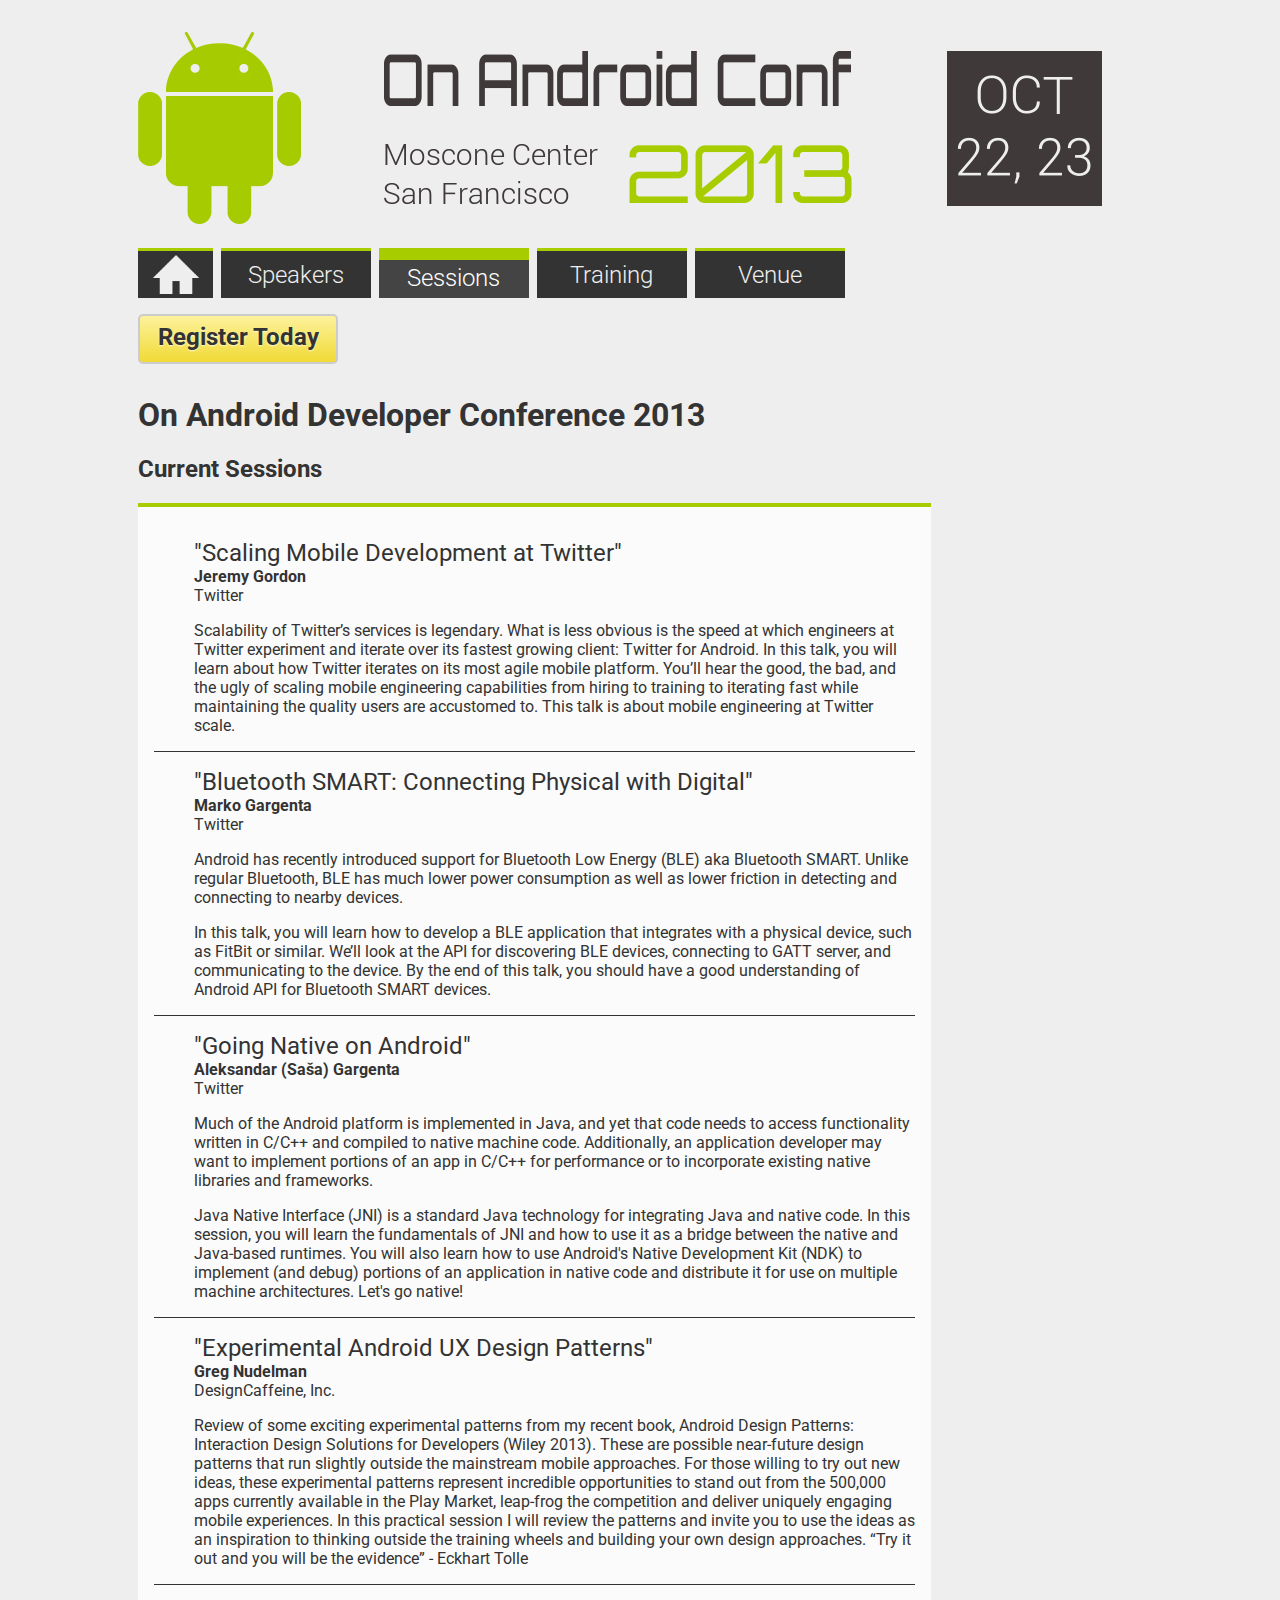
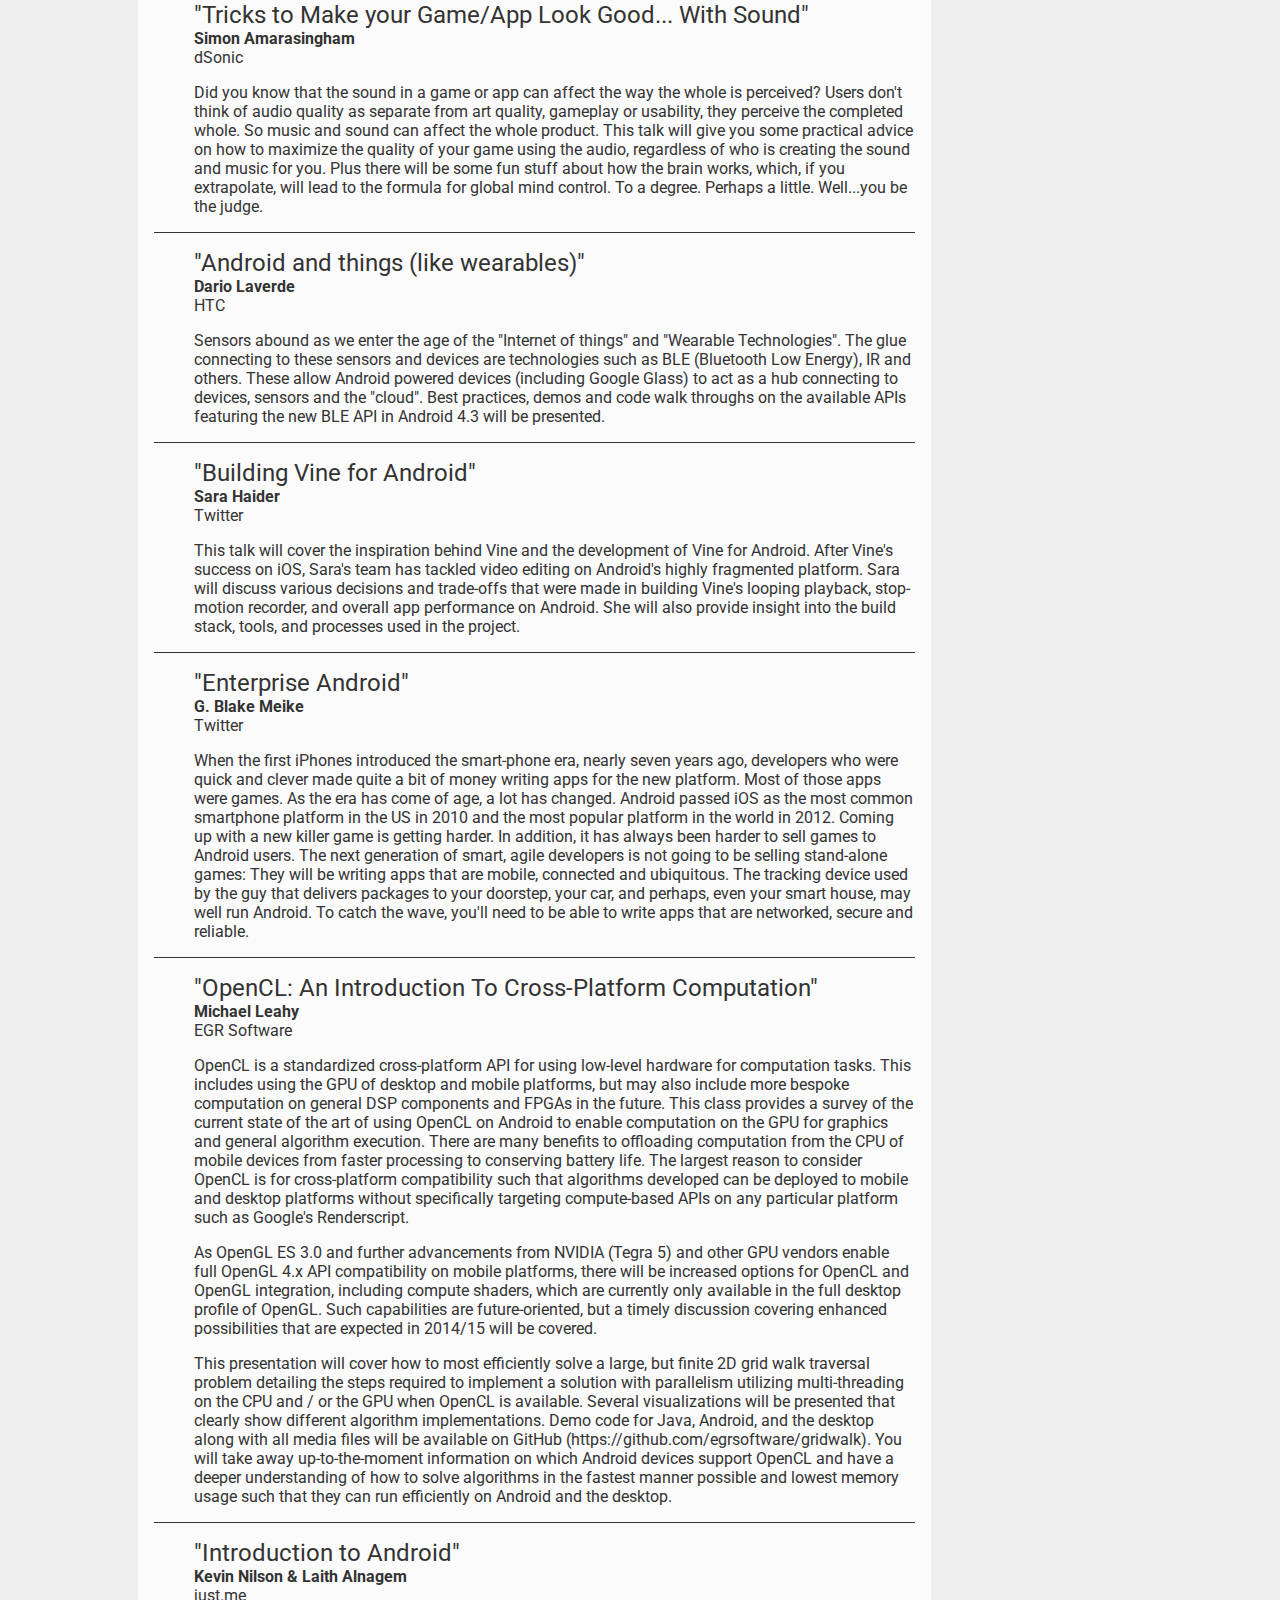
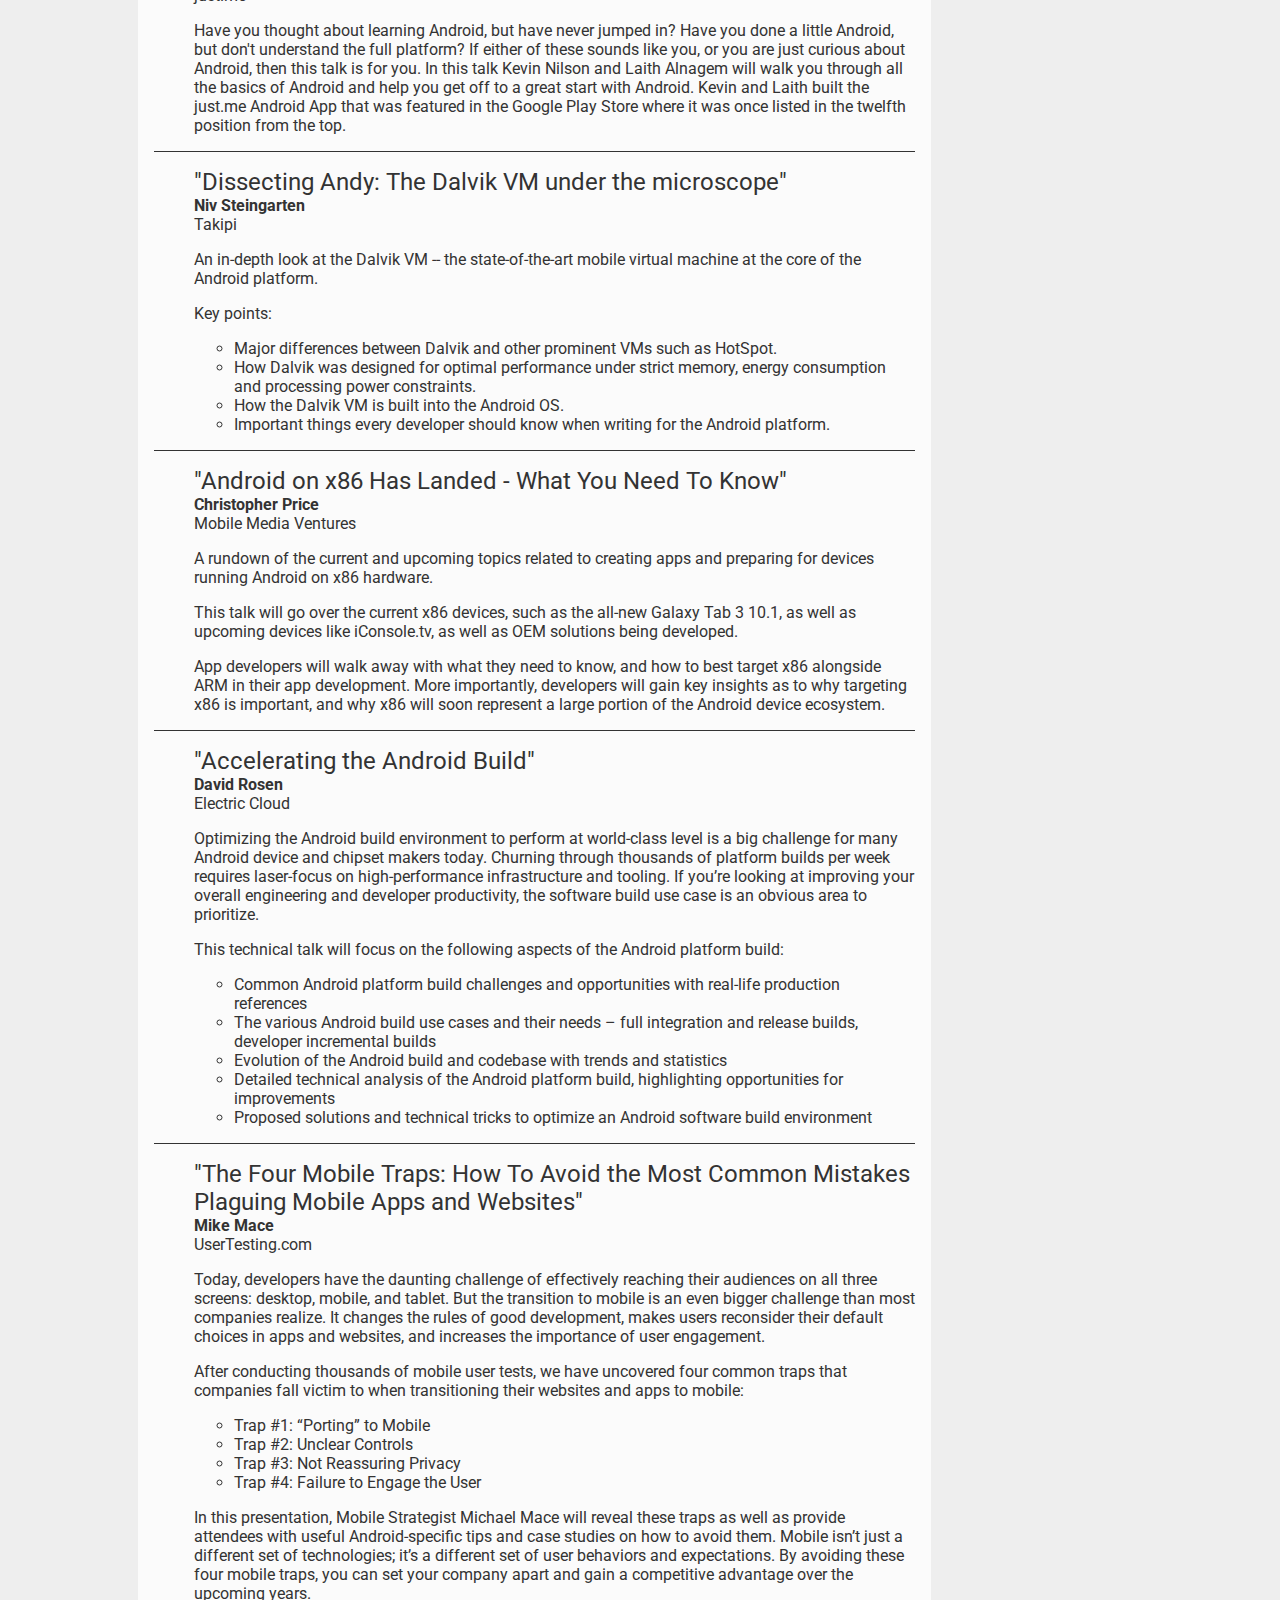
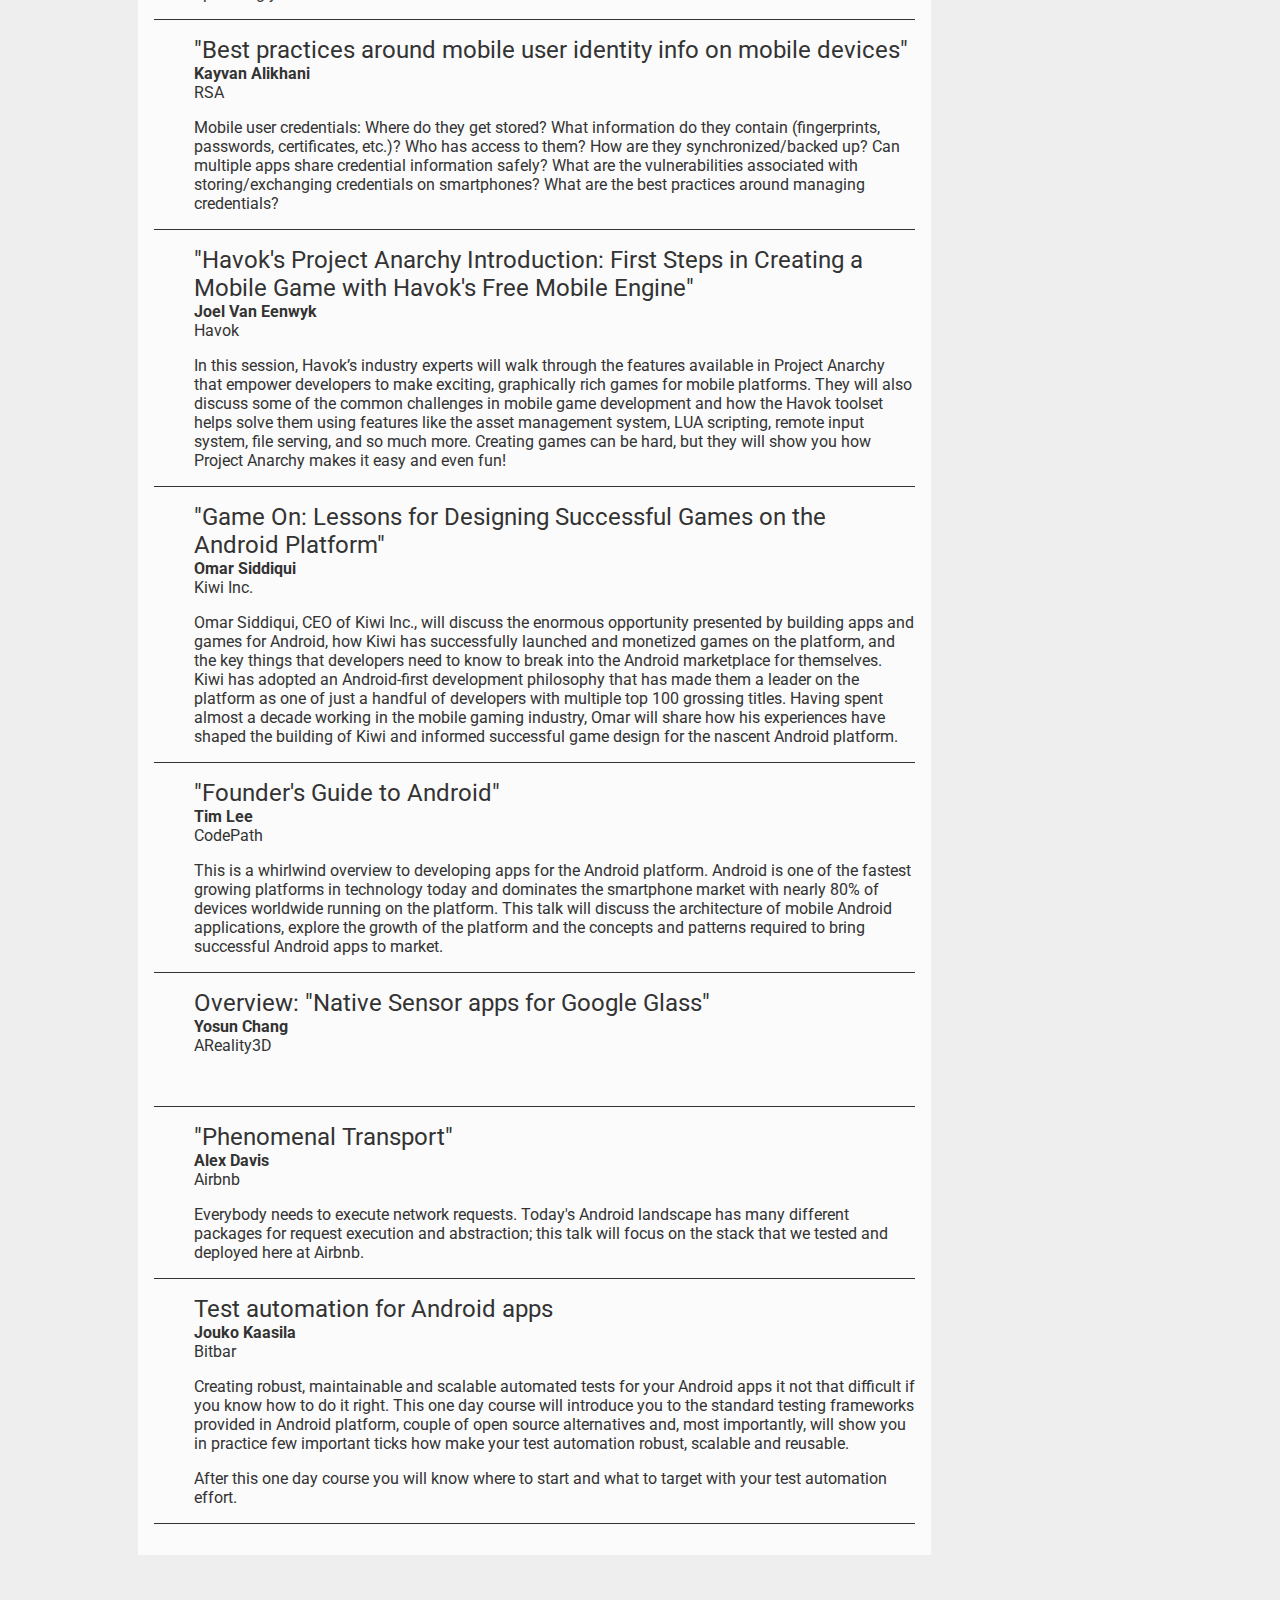
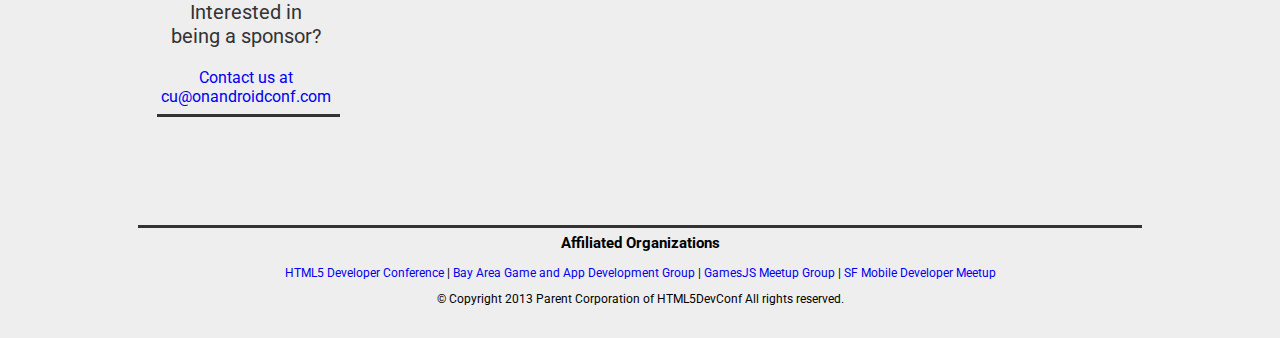
<file: sessions.html>
<!DOCTYPE html>
<html>
<head>
	<meta charset="UTF-8">

	<title>On Android Developer Conference 2013 | SF, Moscone Center | Oct 22 &amp; 23 || SESSIONS</title>

	<meta name="description" content="List of sessions for On Android Developer Conference, a developer oriented conference. We welcome sessions and teaching on best practices to all approaches to Android development whether Java or HTML5, or C/C++ based. Sessions on design or cloud best practices and other practical tips for Android developers are also welcome. On Android is brought to you courtesy of the HTML5DevConf organizers.">

	<meta name="keywords" content="android, onandroid, developer, developers, conference, droid, mobile, application, applications, app, apps, native, google, open source, best practices, Java, HTML5, C, C++, programming, programer, code, coding, cloud, glass, html5devconf, Register Today, sessions, speakers, training, technology, san francisco, moscone center">

	<link rel="stylesheet" href="css/dd_style_v105.css">
	<link rel="icon" type="image/vnd.microsoft.icon" href="img/favicon.ico">

	<!-- =========== Google Analytics =========== -->
	
	<!-- ======================================== -->
</head>

<body>

	<div class="contentwrapper">

		<header>
			<a href="index.html">
				<img src="img/static.png" alt="Droid Days 2013 Banner">
			</a>
		</header>
		
		<div class="leftcolwrapper">

			<div class="apply">
				<a class="box home" href="index.html"></a>

				<a class="box" href="speakers.html">Speakers</a>

				<a class="box active" href="#">Sessions</a>

				<a class="box" href="training.html">Training</a>

				<a class="box" href="venue.html">Venue</a>

				<a class="register" target="_blank" href="http://onandroidconf.eventbrite.com">Register Today</a>
			</div>

			<hgroup>
				<h1>On Android Developer Conference 2013</h1>
				<h2>Current Sessions</h2>
			</hgroup>

			<div class="indexcall">

				<ul class="sessionblock" id="j_gordon">
					<li>"Scaling Mobile Development at Twitter"</li>
					<li>Jeremy Gordon <span>Twitter</span></li>
					<li>
						<p>Scalability of Twitter’s services is legendary. What is less obvious is the speed at which engineers at Twitter experiment and iterate over its fastest growing client: Twitter for Android. In this talk, you will learn about how Twitter iterates on its most agile mobile platform. You’ll hear the good, the bad, and the ugly of scaling mobile engineering capabilities from hiring to training to iterating fast while maintaining the quality users are accustomed to. This talk is about mobile engineering at Twitter scale.</p>
					</li>
				</ul>
				<!--
				<ul class="sessionblock" id="m_ludden">
					<li>&nbsp;</li>
					<li>Michael Ludden <span>Samsung</span></li>
					<li>
						<p>&nbsp;</p>
					</li>
				</ul>
				-->
				<ul class="sessionblock" id="m_gargenta">
					<li>"Bluetooth SMART: Connecting Physical with Digital"</li>
					<li>Marko Gargenta<span>Twitter</span></li>
					<li>
						<p>Android has recently introduced support for Bluetooth Low Energy (BLE) aka Bluetooth SMART. Unlike regular Bluetooth, BLE has much lower power consumption as well as lower friction in detecting and connecting to nearby devices.</p>

						<p>In this talk, you will learn how to develop a BLE application that integrates with a physical device, such as FitBit or similar. We’ll look at the API for discovering BLE devices, connecting to GATT server, and communicating to the device. By the end of this talk, you should have a good understanding of  Android API for Bluetooth SMART devices.</p>
					</li>
				</ul>

				<ul class="sessionblock"id="a_gargenta">
					<li>"Going Native on Android"</li>
					<li>Aleksandar (Sa&#154;a) Gargenta <span>Twitter</span></li>
					<li>
						<p>Much of the Android platform is implemented in Java, and yet that code needs to access functionality written in C/C++ and compiled to native machine code. Additionally, an application developer may want to implement portions of an app in C/C++ for performance or to incorporate existing native libraries and frameworks.</p>

						<p>Java Native Interface (JNI) is a standard Java technology for integrating Java and native code. In this session, you will learn the fundamentals of JNI and how to use it as a bridge between the native and Java-based runtimes. You will also learn how to use Android's Native Development Kit (NDK) to implement (and debug) portions of an application in native code and distribute it for use on multiple machine architectures. Let's go native!</p>
					</li>
				</ul>
				<!--
				<ul class="sessionblock" id="j_marini">
					<li>&nbsp;</li>
					<li>Joe Marini <span>Google</span></li>
					<li>
						<p>&nbsp;</p>
					</li>
				</ul>
				-->
				<ul class="sessionblock" id="g_nudelman">
					<li>"Experimental Android UX Design Patterns"</li>
					<li>Greg Nudelman <span>DesignCaffeine, Inc.</span></li>
					<li>
						<p>Review of some exciting experimental patterns from my recent book, Android Design Patterns: Interaction Design Solutions for Developers (Wiley 2013). These are possible near-future design patterns that run slightly outside the mainstream mobile approaches.  For those willing to try out new ideas, these experimental patterns represent incredible opportunities to stand out from the 500,000 apps currently available in the Play Market, leap-frog the competition and deliver uniquely engaging mobile experiences. In this practical session I will review the patterns and invite you to use the ideas as an inspiration to thinking outside the training wheels and building your own design approaches. “Try it out and you will be the evidence” - Eckhart Tolle</p>
					</li>
				</ul>
				
				<ul class="sessionblock" id="s_amarasingham">
					<li>"Tricks to Make your Game/App Look Good... With Sound"</li>
					<li>Simon Amarasingham <span>dSonic</span></li>
					<li>
						<p>Did you know that the sound in a game or app can affect the way the whole is perceived? Users don't think of audio quality as separate from art quality, gameplay or usability, they perceive the completed whole. So music and sound can affect the whole product. This talk will give you some practical advice on how to maximize the quality of your game using the audio, regardless of who is creating the sound and music for you. Plus there will be some fun stuff about how the brain works, which, if you extrapolate, will lead to the formula for global mind control. To a degree. Perhaps a little. Well...you be the judge.</p>
					</li>
				</ul>
			

			<ul class="sessionblock" id="d_laverde">
				<li>"Android and things (like wearables)"</li>
				<li>Dario Laverde <span>HTC</span></li>
				<li>
					<p>Sensors abound as we enter the age of the "Internet of things" and "Wearable Technologies". The glue connecting to these sensors and devices are technologies such as BLE (Bluetooth Low Energy), IR and others. These allow Android powered devices (including Google Glass) to act as a hub connecting to devices, sensors and the "cloud".  Best practices, demos and code walk throughs on the available APIs featuring the new BLE API in Android 4.3 will be presented.</p>
				</li>
			</ul>

			<ul class="sessionblock" id="s_haider">
				<li>"Building Vine for Android"</li>
				<li>Sara Haider <span>Twitter</span></li>
				<li>
					<p>This talk will cover the inspiration behind Vine and the development of Vine for Android. After Vine's success on iOS, Sara's team has tackled video editing on Android's highly fragmented platform. Sara will discuss various decisions and trade-offs that were made in building Vine's looping playback, stop-motion recorder, and overall app performance on Android. She will also provide insight into the build stack, tools, and processes used in the project.</p>
				</li>
			</ul>

			<ul class="sessionblock" id="b_meike">
				<li>"Enterprise Android"</li>
				<li>G. Blake Meike <span>Twitter</span></li>
				<li>
					<p>When the first iPhones introduced the smart-phone era, nearly seven years ago, developers who were quick and clever made quite a bit of money writing apps for the new platform. Most of those apps were games. As the era has come of age, a lot has changed. Android passed iOS as the most common smartphone platform in the US in 2010 and the most popular platform in the world in 2012.  Coming up with a new killer game is getting harder.  In addition, it has always been harder to sell games to Android users.  The next generation of smart, agile developers is not going to be selling stand-alone games: They will be writing apps that are mobile, connected and ubiquitous.  The tracking device used by the guy that delivers packages to your doorstep, your car, and perhaps, even your smart house, may well run Android. To catch the wave, you'll need to be able to write apps that are networked, secure and reliable.</p>
				</li>
			</ul>

			<ul class="sessionblock" id="m_leahy">
				<li>"OpenCL: An Introduction To Cross-Platform Computation"</li>
				<li>Michael Leahy <span>EGR Software</span></li>
				<li>
					<p>OpenCL is a standardized cross-platform API for using low-level hardware for computation tasks. This includes using the GPU of desktop and mobile platforms, but may also include more bespoke computation on general DSP components and FPGAs in the future. This class provides a survey of the current state of the art of using OpenCL on Android to enable computation on the GPU for graphics and general algorithm execution. There are many benefits to offloading computation from the CPU of mobile devices from faster processing to conserving battery life. The largest reason to consider OpenCL is for cross-platform compatibility such that algorithms developed can be deployed to mobile and desktop platforms without specifically targeting compute-based APIs on any particular platform such as Google's Renderscript.</p>

					<p>As OpenGL ES 3.0 and further advancements from NVIDIA (Tegra 5) and other GPU vendors enable full OpenGL 4.x API compatibility on mobile platforms, there will be increased options for OpenCL and OpenGL integration, including compute shaders, which are currently only available in the full desktop profile of OpenGL. Such capabilities are future-oriented, but a timely discussion covering enhanced possibilities that are expected in 2014/15 will be covered.</p>

					<p>This presentation will cover how to most efficiently solve a large, but finite 2D grid walk traversal problem detailing the steps required to implement a solution with parallelism utilizing multi-threading on the CPU and / or the GPU when OpenCL is available. Several visualizations will be presented that clearly show different algorithm implementations. Demo code for Java,  Android, and the desktop along with all media files will be available on GitHub (https://github.com/egrsoftware/gridwalk). You will take away up-to-the-moment information on which Android devices support OpenCL and have a deeper understanding of how to solve algorithms in the fastest manner possible and lowest memory usage such that they can run efficiently on Android and the desktop.</p>
				</li>
			</ul>

			<ul class="sessionblock" id="nilson_alnagem">
				<li>"Introduction to Android"</li>
				<li>Kevin Nilson &amp; Laith Alnagem <span>just.me</span></li>
				<li>
					<p>Have you thought about learning Android, but have never jumped in?  Have you done a little Android, but don't understand the full platform?  If either of these sounds like you, or you are just curious about Android, then this talk is for you.  In this talk Kevin Nilson and Laith Alnagem will walk you through all the basics of Android and help you get off to a great start with Android.  Kevin and Laith built the just.me Android App that was featured in the Google Play Store where it was once listed in the twelfth position from the top.</p>
				</li>
			</ul>

			<ul class="sessionblock" id="n_steingarten">
				<li>"Dissecting Andy: The Dalvik VM under the microscope"</li>
				<li>Niv Steingarten <span>Takipi</span></li>
				<li>
					<p>An in-depth look at the Dalvik VM -- the state-of-the-art mobile virtual machine at the core of the Android platform.</p>

					<p>Key points:<ul> 
						<li>Major differences between Dalvik and other prominent VMs such as HotSpot.</li>
						<li>How Dalvik was designed for optimal performance under strict memory, energy consumption and processing power constraints.</li>
						<li>How the Dalvik VM is built into the Android OS.</li>
						<li>Important things every developer should know when writing for the Android platform.
					</ul></p>
				</li>
			</ul>

			<ul class="sessionblock" id="c_price">
				<li>"Android on x86 Has Landed - What You Need To Know"</li>
				<li>Christopher Price <span>Mobile Media Ventures</span></li>
				<li>
					<p>A rundown of the current and upcoming topics related to creating apps and preparing for devices running Android on x86 hardware.</p>

					<p>This talk will go over the current x86 devices, such as the all-new Galaxy Tab 3 10.1, as well as upcoming devices like iConsole.tv, as well as OEM solutions being developed.</p>

					<p>App developers will walk away with what they need to know, and how to best target x86 alongside ARM in their app development. More importantly, developers will gain key insights as to why targeting x86 is important, and why x86 will soon represent a large portion of the Android device ecosystem.</p>
				</li>
			</ul>

			<ul class="sessionblock" id="d_rosen">
				<li>"Accelerating the Android Build"</li>
				<li>David Rosen <span>Electric Cloud</span></li>
				<li>
					<p>Optimizing the Android build environment to perform at world-class level is a big challenge for many Android device and chipset makers today. Churning through thousands of platform builds per week requires laser-focus on high-performance infrastructure and tooling. If you’re looking at improving your overall engineering and developer productivity, the software build use case is an obvious area to prioritize.</p>

					<p>This technical talk will focus on the following aspects of the Android platform build:<ul>
						<li>Common Android platform build challenges and opportunities with real-life production references</li>
						<li>The various Android build use cases and their needs – full integration and release builds, developer incremental builds</li>
						<li>Evolution of the Android build and codebase with trends and statistics</li>
						<li>Detailed technical analysis of the Android platform build, highlighting opportunities for improvements</li>
						<li>Proposed solutions and technical tricks to optimize an Android software build environment</li>
					</ul></p>
				</li>
			</ul>

			<ul class="sessionblock" id="m_mace">
				<li>"The Four Mobile Traps: How To Avoid the Most Common Mistakes Plaguing Mobile Apps and Websites"</li>
				<li>Mike Mace <span>UserTesting.com</span></li>
				<li class="points">
					<p>Today, developers have the daunting challenge of effectively reaching their audiences on all three screens: desktop, mobile, and tablet. But the transition to mobile is an even bigger challenge than most companies realize. It changes the rules of good development, makes users reconsider their default choices in apps and websites, and increases the importance of user engagement.</p>

					<p>After conducting thousands of mobile user tests, we have uncovered four common traps that companies fall victim to when transitioning their websites and apps to mobile:<p>

					<ul>
						<li>Trap #1: “Porting” to Mobile</li>
						<li>Trap #2: Unclear Controls</li>
						<li>Trap #3: Not Reassuring Privacy</li>
						<li>Trap #4: Failure to Engage the User</li>
					</ul>

					<p>In this presentation, Mobile Strategist Michael Mace will reveal these traps as well as provide attendees with useful Android-specific tips and case studies on how to avoid them. Mobile isn’t just a different set of technologies; it’s a different set of user behaviors and expectations. By avoiding these four mobile traps, you can set your company apart and gain a competitive advantage over the upcoming years.</p>
				</li>
			</ul>

			<ul class="sessionblock" id="k_alikhani">
				<li>"Best practices around mobile user identity info on mobile devices"</li>
				<li>Kayvan Alikhani <span>RSA</span></li>
				<li>
					<p>Mobile user credentials: Where do they get stored? What information do they contain (fingerprints, passwords, certificates, etc.)? Who has access to them? How are they synchronized/backed up? Can multiple apps share credential information safely? What are the vulnerabilities associated with storing/exchanging credentials on smartphones? What are the best practices around managing credentials?</p>
				</li>
			</ul>
			
			<ul class="sessionblock" id="j_van_eenwyk">
				<li>"Havok's Project Anarchy Introduction: First Steps in Creating a Mobile Game with Havok's Free Mobile Engine"</li>
				<li>Joel Van Eenwyk <span>Havok</span></li>
				<li>
					<p>In this session, Havok’s industry experts will walk through the features available in Project Anarchy that empower developers to make exciting, graphically rich games for mobile platforms. They will also discuss some of the common challenges in mobile game development and how the Havok toolset helps solve them using features like the asset management system, LUA scripting, remote input system, file serving, and so much more. Creating games can be hard, but they will show you how Project Anarchy makes it easy and even fun!</p>
				</li>
			</ul>

			<ul class="sessionblock"id="o_siddiqui">
				<li>"Game On: Lessons for Designing Successful Games on the Android Platform"</li>				
				<li>Omar Siddiqui <span>Kiwi Inc.</span></li>
				<li>
					<p>Omar Siddiqui, CEO of Kiwi Inc., will discuss the enormous opportunity presented by building apps and games for Android, how Kiwi has successfully launched and monetized games on the platform, and the key things that developers need to know to break into the Android marketplace for themselves. Kiwi has adopted an Android-first development philosophy that has made them a leader on the platform as one of just a handful of developers with multiple top 100 grossing titles. Having spent almost a decade working in the mobile gaming industry, Omar will share how his experiences have shaped the building of Kiwi and informed successful game design for the nascent Android platform.</p>
				</li>
			</ul>

			<ul class="sessionblock" id="t_lee">
				<li>"Founder's Guide to Android"</li>
				<li>Tim Lee<span>CodePath</span></li>
				<li>
					<p>This is a whirlwind overview to developing apps for the Android platform. Android is one of the fastest growing platforms in technology today and dominates the smartphone market with nearly 80% of devices worldwide running on the platform. This talk will discuss the architecture of mobile Android applications, explore the growth of the platform and the concepts and patterns required to bring successful Android apps to market.</p>
				</li>
			</ul>

			<ul class="sessionblock" id="y_chang">
				<li>Overview: "Native Sensor apps for Google Glass"</li>
				<li>Yosun Chang <span>AReality3D</span></li>
				<li>
					<p>&nbsp;</p>
				</li>
			</ul>

			<ul class="sessionblock" id="a_davis">
				<li>"Phenomenal Transport"</li>
				<li>Alex Davis <span>Airbnb</span></li>
				<li>
					<p>Everybody needs to execute network requests. Today's Android landscape has many different packages for request execution and abstraction; this talk will focus on the stack that we tested and deployed here at Airbnb.</p>
				</li>
			</ul>

			<ul class="sessionblock" id="j_kaasila">
				<li>Test automation for Android apps</li>
				<li>Jouko Kaasila <span>Bitbar</span></li>
				<li>
					<p>Creating robust, maintainable and scalable automated tests for your Android apps it not that difficult if you know how to do it right. This one day course will introduce you to the standard testing frameworks provided in Android platform, couple of open source alternatives and, most importantly, will show you in practice few important ticks how make your test automation robust, scalable and reusable.</p>

					<p>After this one day course you will know where to start and what to target with your test automation effort.</p>
				</li>
			</ul>

		</div><!-- END leftcolwrapper -->	
		
		<div class="rightcolwrapper">

			<div class="sponsors">
				<p>Interested in<br>being a sponsor?</p>
					<a target="_blank" href="mailto:sponsors@onandroidconf.com?bcc=jonathan@html5devconf.com;aseverns@gmail.com&amp;subject=OnAndroidConf%20Fall%202013:%20Request%20for%20sponsor%20package&amp;body=Hello,%0A%0AI%20am%20interested%20in%20sponsoring%20the%20Fall%202013%20On%20Android%20Conference%20and%20would%20like%20to%20request%20a%20sponsorship%20package." style="text-align:center;">Contact us at<br>cu@onandroidconf.com</a>
				<hr style="height:3px;background:#333;border:0;position:relative;left:3px;">
				<!-- Sponsors -->
				
				
			</div>

			
		</div><!-- END rightcolwrapper -->
		
	</div><!-- END contentwrapper -->
	
	<footer>
		<hr class="divide">
		<span class="footer_sectiontitle">Affiliated Organizations</span>
		<br>
		<a href="http://html5devconf.com/">HTML5 Developer Conference</a> | <a href="http://www.meetup.com/Bay-Area-Game-and-App-Development-Group/">Bay Area Game and App Development Group</a> | <a href="http://www.meetup.com/gamesjs/">GamesJS Meetup Group</a> | <a href="http://www.meetup.com/SF-Mobile-App-Developers/">SF Mobile Developer Meetup</a>
		<br>
		<p>&copy; Copyright 2013 Parent Corporation of HTML5DevConf All rights reserved.</p>
	</footer>
	<script src="js/jquery.min.js"></script>
	<script>
		
		/* Hide sessions with no title */
		(function() {
			
			
		})();

	</script>
</body>
</html>
</file>
<file: css/dd_style_v105.css>
@import url(http://fonts.googleapis.com/css?family=Roboto:100,300,700);

/*-------------- GENERAL --------------*/
* {
	-webkit-box-sizing: border-box;
	-moz-box-sizing: border-box;
	-ms-box-sizing: border-box;
	-o-box-sizing: border-box;
	box-sizing: border-box;
}

html { font-family: 'Roboto', sans-serif; }

body { background: #eee; color: #333; }

a:link { text-decoration:none; }

hr {
	border: none;
	height: 3px;
	background: rgba(50, 50, 50, 0.75);
}

img {
	border:none;
	max-width: 100%;
}

/*-------------- HEADER --------------*/
header {
	width: 100%;
	margin: 2% auto;
	overflow: auto;
}

header #Stage {
	float: left;
	width: 215px;
	height: 200px;
	border: none;
	margin-right: -4%;
}

header img {
	float: left;
}

/*-------------- LAYOUT --------------*/
.contentwrapper {
	width:1004px;
	margin: 0 auto;
	overflow: auto;
}

.leftcolwrapper {
	float:left;
	width: 789px;
}

.rightcolwrapper {
	float: left;
	padding: 0 2%;
	width: 215px;
}

/*-------------- CONTAINERS --------------*/
.indexcall {
	background: rgba(255, 255, 255, 0.75);
	float: left;
	overflow: auto;
	padding: 2%;
	width: 100.5%;
	margin-bottom: 4%;
	border-top: 4px solid rgb(167, 204, 0);
}

.indexcall2
{
	background:url(../img/util/bg_tabhighlight.png) #7d9c9c repeat-x;
	float:left;
	height:35px;
	margin-top:5px;
	padding:5px;
	position:relative;
	width:783px;
}

.sponsors {
	text-align:center;
	width: 100%;
	/*padding: 0 4% 0 0;*/
	margin-top: -4%;
}

.sponsors p {
	font-size: 1.25em;
}

.indexcallsmall
{
	color: #000;
	float: left;
	margin-left: 25px;
	padding: 0;
	text-align: left;
	width: 300px;
	font-size: 0.9em;
}

/*-------------- BUTTONS --------------*/
img.regbtn
{
	position:relative;
	top:-2px;
	/* For IE blue borders */
	border:none;
}

.twitter-follow-button
{
	display:block;
	position:relative;
	float:right;
	margin-top:3px;
}

/*-------------- FOOTER --------------*/
footer
{
	clear: both;
	color: #000;
	font-size: 12px;
	margin-top: 10px;
	padding-bottom: 1em;
	text-align: center;
	width: 100%;
	bottom: 0;
	overflow: hidden;
}

footer hr.divide {
	background-color: #333;
	height: 3px;
	margin-top: 100px;
	padding: 0;
	border: none;
	width: 1004px;
}

.footer_sectiontitle {
	color: #000;
	font-size: 15px;
	font-weight: bold;
	display: block;
	margin-top-webkit-box-sizing: border-box;
	-moz-box-sizing: border-box;
	-ms-box-sizing: border-box;
	-o-box-sizing: border-box;
	box-sizing: border-box;: 10px;
}

/*-------------- SPEAKER LIST --------------*/
.speaker {
	width: 49%;
	float: left;
}

.speaker:nth-child(odd) {
	margin-right: 2%;
}

.speaker ul {
	float: left;
	padding: 0;
	margin: 0 0 0 4%;
	list-style: none;
	width: 60%;
}

.speaker ul li {
	line-height: 1.5em;
}

.speaker ul li:nth-child(2) {
	margin-bottom: 4%;
}
.speaker ul li:first-child {
	font-size: 1.25em;
}

.speaker ul li:last-child span {
	display: block;
}

.speaker ul li:last-child {
	font-weight: 300;
	font-size: 0.9em;
}

.spkr {
	min-height: 131px;
	width: 100%;
	border-bottom: 1px solid rgba(0, 0, 0, 0.25);
	margin-bottom: 1%;
	float: left;
}

.spkr p.bio {
	width: 49%;
	float: right;
	margin-top: 0;
}

/*-------------- SPEAKER PROFILE PAGES --------------*/
.kontainer {
	width: 100%;
	min-height: 300px;
	background: rgba(250, 250, 250, 0.75);
	padding: 50px;
	box-sizing: border-box;
	float: left;
}

.first {
	margin-top: 25px;
}

.kontainer .basic-info {
	width: 464px;
	float: left;
}

.kontainer .spkrbio {
	line-height: 1.5em;
}

.kontainer .fullwidth:last-child p {
	line-height: 1.5em;
}

.kontainer .basic-info ul, .seshion ul {
	list-style: none;
}
.kontainer .basic-info ul li {
	margin-bottom: 25px;
}

.kontainer .basic-info ul li:first-child {
	font-size: 2em;
}

.kontainer .basic-info ul li:nth-child(2), .seshion ul li:first-child {
	font-size: 1.25em;
}

.kontainer .img {
	width: 124px;
	height: 124px;
	float: left;
	border: 3px solid rgba(0, 0, 0, 0.35);
	overflow: hidden;
}

.fullwidth {
	width: 100%;
	min-height: 50px;
	float: left;
	margin-top: 25px;
}

.fullwidth p, .seshion ul, .kontainer .basic-info ul {
	margin: 0;
	padding: 0;
}

.seshion ul li:first-child {
	margin-bottom: 10px;
}

p.heading {
	display: block;
	float: left;
	width: 100%;
	margin: 25px auto;
	font-size: 2em;
	padding: 0;
	text-align: center;
}

.kontainer .media-container {
	width: 332px;
	float: left;
}

.kontainer .media-container:first-child {
	margin-right: 25px;
}

.kontainer .media-container span {
	display: block;
	width: 100%;
	float: left;
	text-align: center;
	font-size: 1.25em;
}

.kontainer .media-container .video,
.kontainer .media-container .slides {
	width: 100%;
	height: 249px;
	background: #ddd;
	float: left;
}

/*-------------- SPONSORS --------------*/
.spnrs
{
	display:block;
	margin:5px auto;
	position:relative;
	/* For IE's blue borders */
	border-style:none;
}

/*-------------- SESSIONS --------------*/
.session {
	width: 100%;
	min-height: 50px;
	background: rgba(255, 255, 255, 0.7);
	color: #333;
	-webkit-transition: all 0.3s ease;
}

.session:hover {
	background: rgba(255, 255, 255, 1);
	color: #000;
	/*cursor: pointer;*/
}

.session ul {
	list-style: none;
	padding: 2%;
}

.session ul li a {
	text-decoration: none;
	color: #333;
}

.session ul li:first-child {
	font-size: 1.5em;
}

.session ul li:nth-child(2) {
	font-size: 1.125em;
}

/*-------------- VENUE --------------*/
h2 a {
	color: #222;
	text-decoration: none;
}

.venue-blurb {
	line-height: 1.5em;
}

.centeredtext
{
	font-size:14px;
	width:408px;
	float:left;
}

.directions
{
	position:relative;
	display:block;
	width:350px;
	float:right;
	margin-bottom: 80px;
}

iframe.maps {
	width: 410px;
	height: 350px;
	border: 1px solid #ccc;
	overflow: hidden;
	margin: 0;
}

/*-------------- SCRIPTS --------------*/
.pointer { cursor:pointer; }

.hide { display:none; }

.clear { clear:both; }

.tester
{
	width: 220px;
	height: 187px;
	position: relative;
	float: left;
	margin-right: 1em;
	margin-bottom: 1%;
	background: rgba(255, 255, 255, 0.35);
	border-bottom: 1px solid #7d9c9c;
	box-shadow: 0 1px 4px rgba(0, 0, 0, 0.15);
}

.expander { margin:130px 0 0 5px; }

/*-------------- ORGANIZERS/ABOUT --------------*/
.tester a { text-decoration:none; }

.advisory_board { padding-left:50px; }

.advisory_board div.tester:last-child { margin-right:0; }

.au_container
{
	width:45%;
	float:left;
	margin:0 5px 0 5px;
}

.orgs
{
	background:url(../img/util/bg_tabhighlight.png) rgba(255, 255, 255, 0.5) repeat-x;
	border:3px dashed rgba(229, 78, 38, 0.5);
	background-clip:padding-box;
	-webkit-background-clip:padding-box;
}

.orgs img
{
	float:left;
	margin-right:10px;
	border:1px solid #e54e26;
	box-shadow:3px 3px 5px #000;
}

.orgs p span
{
	font-weight:bold;
	font-size:22px;
}

.about
{
	font-size:28px;
	font-weight:bold;
	position:relative;
	margin-top:25px;
}

.bio_au
{
    color: #c2c2c2;
    height: 159px;
    margin-bottom: 30px;
    padding: 0;
    width: 383px;
}

.checkit
{
    background: #d3d3d3;
    border-right: 1px solid #fff;
    float: left;
    height: 179px;
    position: relative;
    width: 121px;
    z-index: 1;
}

.nameplate
{
    background: url(../img/util/bg_tabhighlight.png) repeat-x #7d9c9c;
    float: left;
    height: 38px;
    width: 383px;
	border-top-right-radius:5px;
	border-top-left-radius:5px;
}

.nameplate p:first-child
{
	font-size:15px;
	color:#000;
	margin:0;
	padding:2px 0 0 10px;
}

.nameplate p:nth-child(2)
{
	font-size:12px;
	color:#000;
	padding-left:10px;
	margin:0px;
}

.headshot_au
{
    height: 120px;
    margin: 10px 4px 0 0;
    width: 120px;
}

.bio1_au
{
    background: #fff;
    border: 1px solid #fff;
    border-bottom: 0;
    color: #000;
    float: right;
    height: auto;
    margin-top: -140px;
    padding: 2px;
    position: relative;
    width: 256px;
    z-index: 2;
}

.bio1_au p
{
	margin-top:-130px;
	font-size:14px;
}

.headshot_A
{
	border: 2px solid rgba(125, 156, 156, 0.5);
	height:120px;
	margin-top:10px;
	width:120px;
	position:relative;
	border-radius: 5px;
	box-shadow: 1px 1px 6px rgba(0,0,0,0.36);
}

.name_position_A
{
	background:url(../img/util/bg_tabhighlight.png) #7d9c9c repeat-x;
	color:#fff;
	height:50px;
	padding-top:3px;
	width:220px;
	/*border-radius:10px;*/
	text-align:center;
}

.name_position_A p:first-child
{
	margin:3px;
	margin-left:10px;
	font-size:16px;
	font-weight:bold;
	color:#000;
}

.name_position_A p:nth-child(2)
{
	margin:3px;
	margin-left:10px;
	font-size:14px;
	color:#000;
	
}

.name_position_A hr
{
	margin:5px 0 5px 0;
	background-color:#e44d26;
	border:none;
	height:1px;
}

/*-------------- SCHEDULE --------------*/
.room
{
    color:#000;
    display:block;
	margin-top:22px;
    margin-left:-85px;
    text-align:center;
	vertical-align:middle;
    width:120px;
	height:64px;
	border-top:1px solid #000;
	border-bottom:1px solid #000;
	border-left:1px solid #000;
	float:left;
	padding-top:25px;
	background:url(../img/util/bg_tabhighlight.png) rgba(125,156,156,0.3) repeat-x;
	border-top-left-radius:10px;
	border-bottom-left-radius:10px;
}

ul.sched-sess li:first-child {
	font-weight: bold;
}

/******/


.lt
{
	font-weight:200;
	color:#000;
	text-decoration:none;
	font-size:14px;
}

.party_logo
{
	display:block;
	margin:0 auto;
}

.party_info { width:auto; }

.party_info p { margin:0 0 10px 10px; }

.party_info p a { color:#000; }

.party_info p a:hover { color:blue; }

.party_info p:first-child
{
	font-weight:200;
	font-size:1.2em;
}

.party_info p, .centertext { text-align:center; }

.parties
{
	width:45% !important;
	float:left;
	margin:5px;
}

.parties span
{
	display:block;
	text-align:center;
	font-size:1.3em;
	font-weight:bold;
	color:#e44d26;
	margin:10px 0 10px 0;
}

#enyo { color:#343e4d; text-align:center; margin-left:0em;}

.pp { font-size:1.8em; }

.light
{
	font-size:28px;
	display:block;
	border-top:2px solid #000;
	border-bottom:2px solid #000;
	margin-top:20px;
}

thead tr th span,
tfoot tr th span
{
	display:block;
	font-size:0.8em;
}

.gform
{
	border-radius:10px;
	float:left;
}

.xtramargin { margin-top:5px; overflow-x:hidden; }

.thanks
{
	display:block;
	position:relative;
	margin-top:60px;
	text-align:center;
	border-top:2px solid #000;
	border-bottom:2px solid #000;
	padding:5px 0 5px 0;
}

.ginfo
{
	width:330px;
	background:#fff;
	border-radius:10px;
	float:right;
	margin-bottom:10px;
}

.ginfo h3 { margin-left:15px; }

.ginfo li { margin-bottom:15px; }

.padit
{
	padding:15px;
	width:300px !important;
	margin-bottom:10px;
}

#scroll_container
{
	overflow-x:scroll;
	overflow-y:hidden;
	
}

.faux_scroll { width:2000px; }

.getapp
{
	float:right;
	width:400px;
	text-align:center;
}
.getapp p
{
	margin-bottom:0px;
}
.mobilestore
{
	float:right;
	margin-top:-5px;
}

.store
{
	float:right;
	margin-top:15px;
	margin-right:2px;
}

.getapp2
{
	float:right;
	width:192px;
	text-align:center;
	margin-bottom:10px;
}

.getapp2 p { margin-bottom:0px; }

.store
{
	float:right;
	margin-top:15px;
	margin-right:2px;
}

#newsletter_form
{
	float:right;
	text-align:center;
}

#newsletter_form table { width:192px; }

#newsletter_form table tr:first-child td
{
	background:#5588cc;
	color:#fff;
	font-family:verdana, tahoma;
	font-size:12px;
	font-weight:bold;
	border-radius:3px;
	height:30px;
}

#newsletter_form table tr:nth-child(2) td
{
	color:#000;
	font-size:12px;
	background:#ddeeff;
	border-radius:3px;
	height:80px;
}

#newsletter_form table tr:nth-child(3) td
{
	background:#5588cc;
	text-align:center;
	border-radius:3px;
}

#newsletter_form table tr:nth-child(3) td input { width:113px; }


.blockleft
{
	display:block;
	float:left;
}

.feedbacklink
{
	display:block;
	float:right;
	padding-top:43px;
}

.videobox
{
	width:420px;
	height:300px;
	float:left;
	margin-right:10px;
}

.videobox_r
{
	width:420px;
	height:300px;
	float:right;
	margin-right:10px;
}

.sumbox
{
	width:345px;
	height:300px;
	float:left;
	padding-left:10px;
	border-left:1px solid black;
	padding-top:20px;
	margin-bottom:8px;
}

.notoppad { padding-top:0 !important; }

.sb_mid { height:350px !important; }

.sb_tall { height:400px !important; }

.formhere {
	height:20px;
	background:url(../img/util/bg_tabhighlight.png) #000 repeat-x;
	padding:2px;
	width:170px;
	font-weight:300;
	text-align:center;
	color:#fff;
}

.formhere:hover {
	background:url(../img/util/bg_tabhighlight.png) #333 repeat-x;
	cursor:pointer;
}

.topmargin { margin-top:20px; }

#cfs {
	border-radius:10px;
	margin-top:0px;
	margin-bottom:6px;
	box-shadow:2px 2px 8px rgba(0,0,0,0.25);
}

.cfstitle {
	margin:60px 0 0 0;
}

.minnaimg {
	width:500px;
	height:333px;
	margin:0 auto;
}

.cfscontent {
	clear:both;
	margin-left:15px;
	
	font-size:16px;
	font-weight:400;
}

.home_date {
	width:294px;
	padding-bottom:30px;
	float:right;
	position:relative;
	left:-5px;
	background: rgba(255,100,0,0.1);
	text-align:center;
	
}
.home_date ul {
	list-style:none;
	margin:0;
	padding:14px 0 0 10px;
	color:#333;
}

.home_date li:first-child {
	text-decoration:underline;
	font-weight:bold;
	font-size:16px;
	margin:26px 0 35px 0;
}

.home_date li {
	margin-bottom:28px;
	font-size:21px;
}

.home_date li span {
	color:#666;
	font-size:12px;
}

.home_leftbox {
	width:454px;
	position:relative;
	left:-10px;
	float:left;
	border-radius:14px;
}

.home_leftbox p {
	font-size:16px;
	line-height:21px;
	color:#333;
	padding:0 28px;
}

.indexcall .features li { margin-bottom:1em; }

.about-pic {
	width: 100%;
	margin: 0 auto 8px auto;
	/* border-radius:15px; */
	border:2px solid rgba(255,128,0,0.5);
	overflow:hidden;
	/* box-shadow:4px 4px 8px rgba(0,0,0,0.5); */

}

.about-pic .caption {
	width:100%;
	background: url(img/util/bg_tabhighlight.png) rgba(0,50,50,0.5);
	font-size:.85em;
}

.about-pic .caption p {
	text-align:center;
	color:#eee;
	line-height:2.4em;
	margin: -3px 0 0 0;
}

#anti-harassment h1 {
	font-size:21px;
}

a.lineup-txt {
	display:block;
	text-align:center;
	width:100%;
	text-decoration:none;
	color:#333;
	line-height:2em;
	position:relative;
	background:url(../img/util/bg_tabhighlight.png) repeat-x rgba(0,50,50,0.5);
	border-bottom-left-radius:10px;
	border-bottom-right-radius:10px;
	text-shadow:none;
	-moz-transition:all 0.3s ease;
	-webkit-transition:all 0.3s ease;
	-o-transition:all 0.3s ease;
	transition:all 0.3s ease;
}

.lineup-txt:hover {
	background:rgba(0,50,50,0.5);
	text-shadow:0 0 2px rgba(255,255,255,0.5);
}

a.clk {
	font-weight:bold;
	-moz-transition:all 0.2s ease;
	-webkit-transition:all 0.2s ease;
	-o-transition:all 0.2s ease;
	transition:all 0.2s ease;
}

a.clk:hover {
	color:rgb(220,57,16);
}

.aclass .instructor div.spkrimg {
	margin: 0 10px 15px;
}

.aclass .trainlogo {
	display: block;
	margin: 0 auto;
}

#carousel .ft-speakers {
	border: 1px solid #ccc;
	border-radius:10px;
	background:#fff;
}

#carousel img {
	display: block;
	margin:0 auto;
	border:none;
}

/* Classes Landing Page */

ul.training-selection {
	display:block;
	width:50%;
	margin:0 auto;
	padding:0;
	text-align:center;
	list-style:none;
}

.training-selection li a {
	display:block;
	/*font-size:24px;*/
	color:#333;
	background:url(../img/util/bg_tabhighlight.png) rgba(125,156,156,0.75) repeat-x;
	margin-bottom:10px;
	padding:5px 0;
	border-radius:10px;
	text-decoration:none;
	text-shadow:1px 1px 4px rgba(0,0,0,0.2);
	-webkit-transition:all 0.25s ease;
	-moz-transition:all 0.25s ease;
	-o-transition:all 0.25s ease;
	-ms-transition:all 0.25s ease;
}

.training-selection li a:hover {
	background:#7d9c9c;
	color:#000;
	text-shadow:none;
}

.training-selection li a span {
	display:block;
	font-size: .75em;
	text-shadow:none;
}

/*******
SPONSORS
*******/

.sponsor {
	display:block;
	background-image:url(../img/logo/sponsors-sprite.jpg);
	width:160px;
	margin-top:15px;
}

.sponsor:first-child { margin-top: 0; }
.sponsor span { display: none; }

.sencha { height: 61px; background-position:0 -770px; }
.moovweb { height: 19px; background-position:0 -2009px; }
.rms { height: 96px; background-position:0 -2308px; }
.apigee { height: 45px; background-position:0 -1310px; }
.intel { height:120px; background-position:0 0; }
.enyo { height:55px; background-position:0 -121px; }
.zendesk { height:36px; background-position:0 -186px; }
.samsung { height: 48px; background-position: 0 -1136px; }
.chrome { height: 39px; background-position: 0 -1889px; }
.ge { height:120px; background-position:0 -2188px; }
.filepicker { height:48px; background-position:0 -233px; }
.parse { height:62px; background-position:0 -1187px; }
.wix { height:40px; background-position:0 -1930px; }
.jetbrains { height:55px; background-position:0 -1252px; }
.adobe { height:90px; background-position:0 -290px; }
.counsyl { height:55px; background-position:0 -847px; }
.yammer { height:33px; background-position:0 -390px; }
.dotcloud { height:34px; background-position:0 -433px; }
.koding { height:38px; background-position:0 -477px; }
.ludei { height:68px; background-position:0 -2406px; }
.pluralsight { height:125px; background-position:0 -1358px; }
.trialpay { height:74px; background-position:0 -1485px; }
.crocodoc { height:34px; background-position:0 -525px; }
.wakanda { height: 32px; background-position:0 -737px; }
.appurify { height: 35px; background-position:0 -2476px; }
.informit { height: 50px; background-position:0 -1700px; }
.playphone { height:43px; background-position:1px -567px; }
.adaptv { height:35px; background-position:1px -1972px; }
.aquent { height: 31px; background-position:0 -906px; }
.microsoft { height:21px; background-position:0 -622px; }
.codazen { height:132px; background-position:0 -1755px; }
.mulesoft { height:45px; background-position:0 -2030px; }
.tokbox { height:42px; background-position:0 -2511px; }
.xero { height:110px; background-position:0 -2076px; }
.eventbrite { height:41px; background-position:0 -653px; }
.kulapa { height:22px; background-position:0 -704px; }
.appbackr { height:39px; background-position:0 -2553px; }
.accountingsuite { height:47px; background-position:0 -2644px; }

.rga { height:24px; background-position:0 -2693px; }

.parisoma { height:50px; background-position:0 -2593px; }
.marakana { height:29px; background-position:0 -1562px; }
.cmu { height:109px; background-position:0 -1592px; }
.softlayer { height:13px; background-position:0 -833px; }
.appdev { height: 65px; background-position: 0 -940px; }
.fgs { height: 120px; background-position: 0 -1012px; }


/********
JOB BOARD
********/

.jobpost h1,
.jobpost h2,
.jobpost h3 {
	margin: 0;
	padding: 0;
}

.jobpost h2 {
	font-size: 1.1em;
	font-weight:normal;
}

.jobpost h3 {
	margin-top: 15px;
}

.jobpost h3 a {
	font-size: 0.8em;
	font-weight: normal;
}

/*****
Web Ad
*****/


#webad {
	width: 180px;
	height: 150px;
	float:right;
	margin-bottom:10px;
}

/*******
SCHEDULE
*******/

.indexcall .day1,
.indexcall .day2 {
	float: left;
	width: 49.6%;
	border-top: 5px solid #777;
}

.indexcall .whichday+p {
	text-indent: 15px;
	font-weight: bold;
}

.indexcall .day2 {
	border-left: 3px solid #777;
}

.sched-sess {
	list-style: none;
	padding: 0;
	margin: 0 0 25px 15px;
}

p.whichday {
	background: #aaa;
	height: 30px;
	margin: 0 0 15px 0;
	padding: 0;
	text-indent: 15px;
	line-height: 1.4em;
	font-weight: bold;
	font-size: 1.3em;
}

.go-top {
	position: fixed;
	bottom: 2em;
	right: 2em;
	text-decoration: none;
	color: white;
	background-color: rgba(0, 0, 0, 0.3);
	font-size: 12px;
	padding: 1em;
	display: none;
}

.go-top:hover {
	background-color: rgba(0, 0, 0, 0.6);
}

/*---------------- APPLY HERE ---------------*/
.apply {
	width: 793px;
	float: left;
	margin-bottom:4%;
}

.apply a.box {
	color: #eee;
	font-size: 1.5em;
	text-align: center;
	width: 150px;
	height: 50px;
	margin-right: 1%;
	background: #333;
	float: left;
	line-height: 2em;
	font-weight: 300;
	-moz-box-sizing: border-box;
	-ms-box-sizing: border-box;
	-o-box-sizing: border-box;
	box-sizing: border-box;
	border-top: 3px solid rgb(167, 204, 0);
	-webkit-transition: all 0.2s ease;
	-moz-transition: all 0.2s ease;
	-ms-transition: all 0.2s ease;
	-o-transition: all 0.2s ease;
	transition: all 0.2s ease;
}

.home {
	width: 75px !important;
	background: url(../img/home-icon.png) #333 no-repeat center center !important;
	background-size: 46px !important;
}

.apply a.box:hover {
	background: #444;
	text-decoration: none;
}

.apply a.active {
	border-width: 12px;
	line-height: 1.5em;
	background: #444;
	color: #fff;
}



/* ======= CALL FOR SPEAKERS & INSTRUCTORS ======= */

iframe.cfi-form, iframe.cfs-form {
	border: none;
	width: 100%;
}

iframe.cfi-form { height: 2500px; }

iframe.cfs-form { height: 1800px; }


#callForLinks {
	display: block;
	list-style: none;
	padding: 0;
}

#callForLinks li {
	width: 30%;
	margin-right: 1%;
	height: 44px;
	border-left: 1px solid rgba(51, 51, 51, 0.5);
	border-top: 1px solid rgba(51, 51, 51, 0.5);
	border-right: 1px solid rgba(51, 51, 51, 0.5);
	float: left;
	cursor: pointer;
	font-size: 1.25em;
	text-align: center;
	line-height: 1.9em;
}

#callForLinks li:last-child {
	margin-right: 0 !important;
}

.callForPages {
	position: relative;
	width: 100%;
	height: 1800px;
	overflow: hidden;

}

.callForPages iframe{
	border: none;
	width: 100%;
	position: absolute;
}

#cfsPage, #cfiPage {
	-webkit-transition: all 0.2s ease;
}

#cfiPage {
	opacity: 0;
	z-index: 0;
	height: 2500px;
}

#cfsPage {
	opacity: 1;
	z-index: 0;
	height: 1800px;
}

.cf-active {
	background: rgb(250, 250, 250);
}




ul.class-info {
	width: 100%;
	overflow: auto;
	padding: 0;
}

ul.class-info li {
	list-style: none;
	float: left;
	margin-right: 1%;
	height: 100px;
	background: rgba(50, 50, 50, 0.25);
	width: 24%;
	text-align: center;
}

ul.class-info li span {
	-webkit-box-sizing: border-box;
	-moz-box-sizing: border-box;
	-ms-box-sizing: border-box;
	-o-box-sizing: border-box;
	box-sizing: border-box;
	padding: 0 1%;
}

ul.class-info li u {
	display: block;
	margin-bottom: 12%;
	background: rgb(167, 204, 0);
	-webkit-box-sizing: border-box;
	-moz-box-sizing: border-box;
	-ms-box-sizing: border-box;
	-o-box-sizing: border-box;
	box-sizing: border-box;
	padding: 2%;
	text-decoration: none;
	font-weight: bold;
}

a.class-reg {
	width: 200px;
	height: 44px;
	float: left;
	margin: 1% 2% 0 0;

	background: #fcf29c; /* Old browsers */
	/* IE9 SVG, needs conditional override of 'filter' to 'none' */
	background: url([data-uri]);
	background: -moz-linear-gradient(top,  #fcf29c 0%, #f1da36 100%); /* FF3.6+ */
	background: -webkit-gradient(linear, left top, left bottom, color-stop(0%,#fcf29c), color-stop(100%,#f1da36)); /* Chrome,Safari4+ */
	background: -webkit-linear-gradient(top,  #fcf29c 0%,#f1da36 100%); /* Chrome10+,Safari5.1+ */
	background: -o-linear-gradient(top,  #fcf29c 0%,#f1da36 100%); /* Opera 11.10+ */
	background: -ms-linear-gradient(top,  #fcf29c 0%,#f1da36 100%); /* IE10+ */
	background: linear-gradient(to bottom,  #fcf29c 0%,#f1da36 100%); /* W3C */
	filter: progid:DXImageTransform.Microsoft.gradient( startColorstr='#fcf29c', endColorstr='#f1da36',GradientType=0 ); /* IE6-8 */

	border: 2px solid #ccc;
	text-align: center;
	line-height: 2.75em;
	font-weight: bold;
	text-shadow: 0px 1px 2px rgba(255, 255, 255, 0.75);
	border-radius: 5px;
}

/* ============= */
/* SESSIONS PAGE */
/* ============= */

ul.sessionblock {
	list-style: none;
	border-bottom: 1px solid #333;
}

ul.sessionblock li:first-child {
	font-size: 1.5em;
}

ul.sessionblock li:nth-child(3) ul li {
	font-size: 1em;
	font-weight: normal;
}

ul.sessionblock li:nth-child(2) {
	font-weight: bold;
}

ul.sessionblock li:nth-child(2) span {
	font-weight: normal;
	display: block;
}



/* =============== */
/* Register Today BUTTON */
/* =============== */

.register {
	display: block;
	width: 200px;
	height: 50px;
	float: left;
	margin: 2% 0 0 0;
	clear: both;

	background: #fcf29c; /* Old browsers */
	/* IE9 SVG, needs conditional override of 'filter' to 'none' */
	background: url([data-uri]);
	background: -moz-linear-gradient(top,  #fcf29c 0%, #f1da36 100%); /* FF3.6+ */
	background: -webkit-gradient(linear, left top, left bottom, color-stop(0%,#fcf29c), color-stop(100%,#f1da36)); /* Chrome,Safari4+ */
	background: -webkit-linear-gradient(top,  #fcf29c 0%,#f1da36 100%); /* Chrome10+,Safari5.1+ */
	background: -o-linear-gradient(top,  #fcf29c 0%,#f1da36 100%); /* Opera 11.10+ */
	background: -ms-linear-gradient(top,  #fcf29c 0%,#f1da36 100%); /* IE10+ */
	background: linear-gradient(to bottom,  #fcf29c 0%,#f1da36 100%); /* W3C */
	filter: progid:DXImageTransform.Microsoft.gradient( startColorstr='#fcf29c', endColorstr='#f1da36',GradientType=0 ); /* IE6-8 */

	border: 2px solid #ccc;
	font-size: 1.5em;
	text-align: center;
	line-height: 1.8em;
	font-weight: bold;
	color: #333;
	text-shadow: 0px 1px 2px rgba(255, 255, 255, 0.75);
	border-radius: 5px;
}

.Register Today:hover, a.class-reg:hover {
	text-decoration: none;
	background: #f1da36;
	text-shadow: none;
	cursor: pointer;
}

/* ============= */
/* SPRITE SHEETS */
/* ============= */

/* SPEAKERS */

a.twitter-link {
	display: block;
	float: left;
	color: #333;
	text-shadow: 1px 1px 2px rgba(50, 50, 50, 0.25);
	clear: both;
	margin: 3% 0;
}

a.twitter-link:hover {
	color: rgb(167, 204, 0);
}

div.spkrimg {
	display: inline-block;
	overflow: hidden;
	background-repeat: no-repeat;
	background-image: url(../img/onandroid-headshots-105.jpg);
	float: left;
	width: 120px;
	height: 120px;
	box-shadow: 0px 2px 2px rgba(50, 50, 50, 0.25);
	border-bottom: 2px solid rgb(167, 204, 0);
}

.a {width:120px; height:120px; background-position: -0px -0px}
.aleksandar_gargenta {width:120px; height:120px; background-position: -120px -0px}
.alex_davis {width:120px; height:120px; background-position: -240px -0px}
.blake_meike {width:120px; height:120px; background-position: -360px -0px}
.christopher_price {width:120px; height:120px; background-position: -0px -120px}
.david_rosen {width:120px; height:120px; background-position: -120px -120px}
.greg_nudelman {width:120px; height:120px; background-position: -240px -120px}
.joe_marini {width:120px; height:120px; background-position: -360px -120px}
.michael_ludden {width:120px; height:120px; background-position: -0px -240px}
.michael_mace {width:120px; height:120px; background-position: -120px -240px}
.mike_leahy {width:120px; height:120px; background-position: -240px -240px}
.nathan_esquenazi {width:120px; height:120px; background-position: -360px -240px}
.niv_steingarten {width:120px; height:120px; background-position: -0px -360px}
.sara_haider {width:120px; height:120px; background-position: -120px -360px}
.tim_lee {width:120px; height:120px; background-position: -240px -360px}

/* PHOTOS */

.photoimg {
	display:inline-block;
	overflow:hidden;
	background-repeat: no-repeat;
	background-image:url(../img/onandroid-photos-105.jpg);
	border: 2px solid #333;
}

.moscone_expo1 {width:187px; height:137px; background-position: -0px -0px}
.moscone_halld {width:187px; height:137px; background-position: -187px -0px}
.moscone_lobby {width:187px; height:137px; background-position: -0px -137px}
.moscone_night {width:187px; height:137px; background-position: -187px -137px}
</file>
